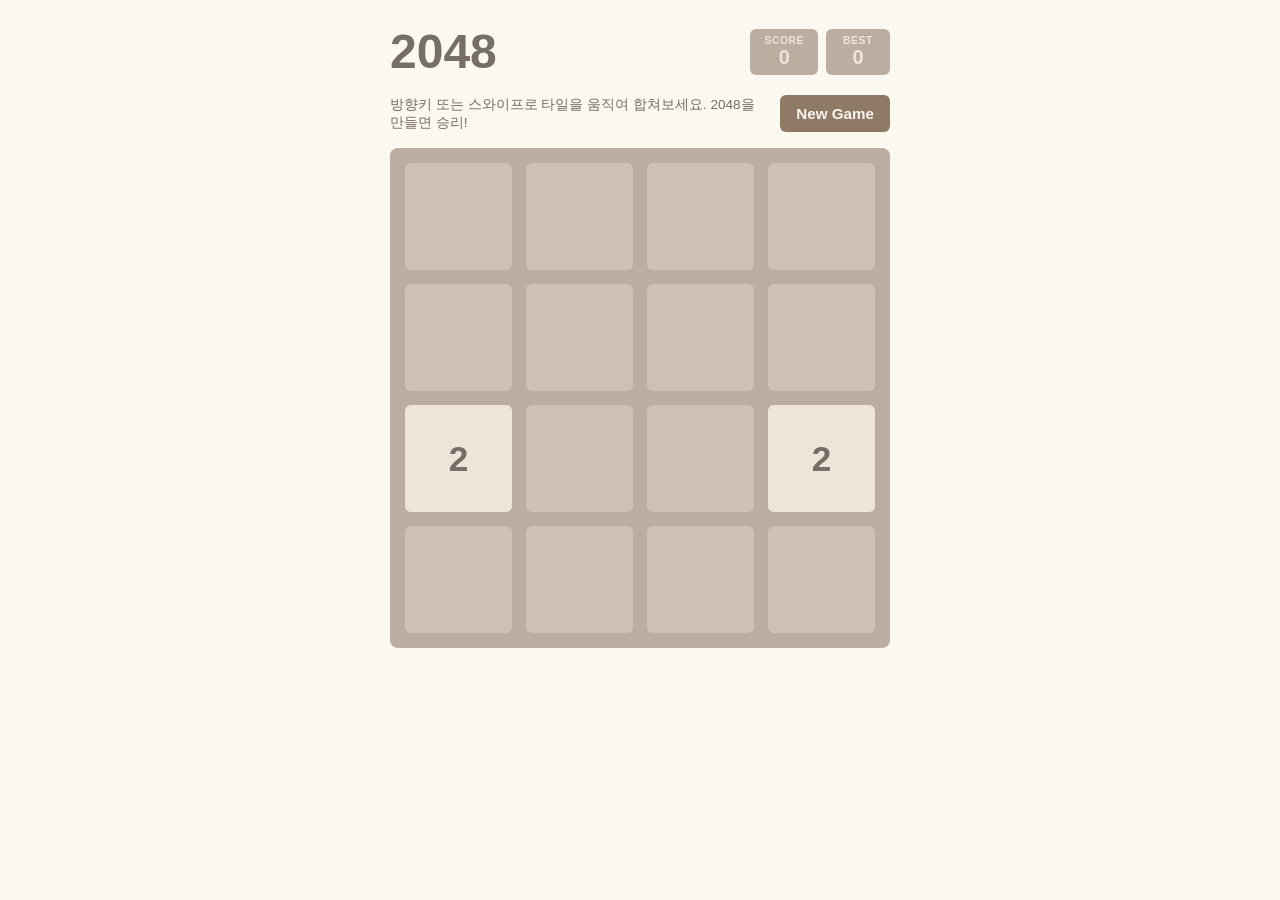
<file: apps/2048/index.html>
<!DOCTYPE html>
<html lang="ko">
<head>
<meta charset="UTF-8">
<meta name="viewport" content="width=device-width, initial-scale=1">
<title>2048</title>
<link rel="stylesheet" href="style.css">
</head>
<body>
<div class="game-container">
  <header class="header">
    <h1 class="title">2048</h1>
    <div class="scores">
      <div class="score-box">
        <span class="score-label">SCORE</span>
        <span class="score-value" id="score">0</span>
      </div>
      <div class="score-box">
        <span class="score-label">BEST</span>
        <span class="score-value" id="best">0</span>
      </div>
    </div>
  </header>

  <div class="controls">
    <p class="instructions">방향키 또는 스와이프로 타일을 움직여 합쳐보세요. 2048을 만들면 승리!</p>
    <button id="restart-btn" class="btn">New Game</button>
  </div>

  <div class="board-wrapper">
    <div class="board" id="board">
      <div class="grid-cells" id="grid-cells"></div>
      <div class="tile-layer" id="tile-layer"></div>

      <div class="overlay" id="overlay" hidden>
        <p class="overlay-message" id="overlay-message"></p>
        <div class="overlay-buttons">
          <button id="overlay-continue-btn" class="btn" hidden>계속하기</button>
          <button id="overlay-restart-btn" class="btn">Restart</button>
        </div>
      </div>
    </div>
  </div>
</div>

<script src="game.js"></script>
</body>
</html>
</file>
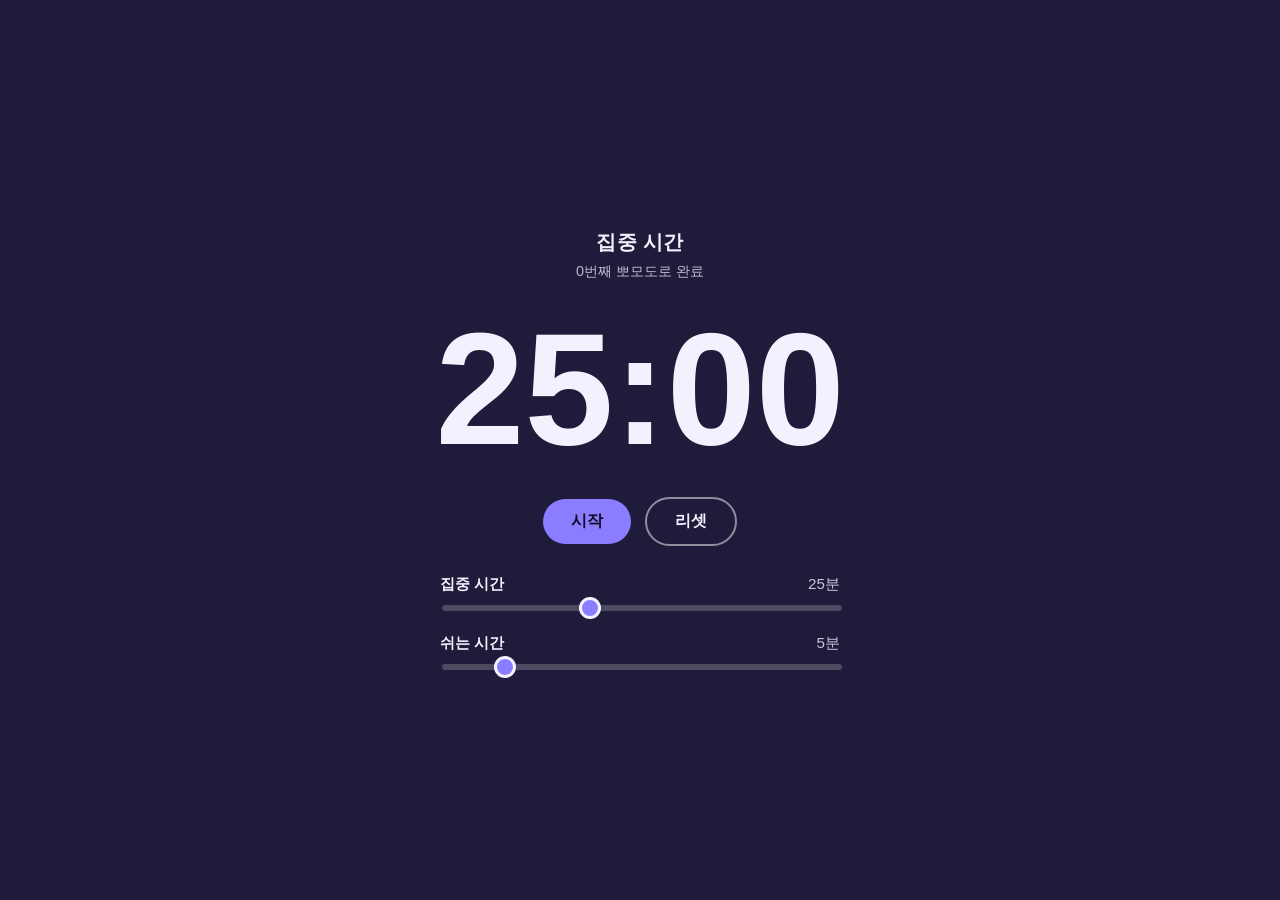
<file: apps/pomodoro/index.html>
<!DOCTYPE html>
<html lang="ko">
<head>
<meta charset="UTF-8">
<meta name="viewport" content="width=device-width, initial-scale=1">
<title>뽀모도로 타이머</title>
<link rel="stylesheet" href="style.css">
</head>
<body class="mode-work">
<div class="app-container">
  <header class="header">
    <p class="session-label" id="session-label">집중 시간</p>
    <p class="session-count" id="session-count">0번째 뽀모도로 완료</p>
  </header>

  <div class="timer-display">
    <span id="time-display">25:00</span>
  </div>

  <div class="controls">
    <button id="toggle-btn" class="btn btn-primary">시작</button>
    <button id="reset-btn" class="btn btn-secondary">리셋</button>
  </div>

  <div class="sliders">
    <div class="slider-group">
      <div class="slider-label-row">
        <label for="work-slider">집중 시간</label>
        <span id="work-value">25분</span>
      </div>
      <input type="range" id="work-slider" min="5" max="60" step="1" value="25">
    </div>

    <div class="slider-group">
      <div class="slider-label-row">
        <label for="break-slider">쉬는 시간</label>
        <span id="break-value">5분</span>
      </div>
      <input type="range" id="break-slider" min="1" max="30" step="1" value="5">
    </div>
  </div>
</div>

<script src="timer.js"></script>
</body>
</html>
</file>
<file: apps/2048/style.css>
:root {
  --board-bg: #bbada0;
  --cell-bg: rgba(238, 228, 218, 0.35);
  --page-bg: #faf8ef;
  --text-dark: #776e65;
  --gap: 3%;
}

* {
  box-sizing: border-box;
}

html, body {
  margin: 0;
  padding: 0;
  overflow-x: hidden;
}

body {
  background: var(--page-bg);
  color: var(--text-dark);
  font-family: "Segoe UI", "Helvetica Neue", Arial, sans-serif;
  display: flex;
  justify-content: center;
  padding: 24px 12px 48px;
}

.game-container {
  width: min(90vw, 90vh, 500px);
  display: flex;
  flex-direction: column;
  gap: 16px;
}

.header {
  display: flex;
  flex-wrap: wrap;
  justify-content: space-between;
  align-items: center;
  gap: 8px;
}

.title {
  margin: 0;
  font-size: min(12vw, 3rem);
  font-weight: 700;
  color: var(--text-dark);
}

.scores {
  display: flex;
  gap: 8px;
}

.score-box {
  background: var(--board-bg);
  color: #eee4da;
  border-radius: 6px;
  padding: 6px 14px;
  min-width: 64px;
  display: flex;
  flex-direction: column;
  align-items: center;
  justify-content: center;
}

.score-label {
  font-size: 0.65rem;
  font-weight: 700;
  letter-spacing: 0.05em;
}

.score-value {
  font-size: 1.25rem;
  font-weight: 700;
}

.controls {
  display: flex;
  flex-wrap: wrap;
  justify-content: space-between;
  align-items: center;
  gap: 10px;
}

.instructions {
  margin: 0;
  font-size: 0.85rem;
  color: var(--text-dark);
  flex: 1 1 200px;
}

.btn {
  background: #8f7a66;
  color: #f9f6f2;
  border: none;
  border-radius: 6px;
  padding: 10px 16px;
  font-size: 0.95rem;
  font-weight: 700;
  cursor: pointer;
  white-space: nowrap;
}

.btn:hover {
  background: #9c8a76;
}

.board-wrapper {
  width: 100%;
}

.board {
  position: relative;
  width: 100%;
  aspect-ratio: 1 / 1;
  background: var(--board-bg);
  border-radius: 8px;
  padding: var(--gap);
  touch-action: none;
}

.grid-cells {
  position: absolute;
  inset: var(--gap);
  display: grid;
  grid-template-columns: repeat(4, 1fr);
  grid-template-rows: repeat(4, 1fr);
  gap: var(--gap);
}

.grid-cell {
  background: var(--cell-bg);
  border-radius: 6px;
}

.tile-layer {
  position: absolute;
  inset: var(--gap);
  display: grid;
  grid-template-columns: repeat(4, 1fr);
  grid-template-rows: repeat(4, 1fr);
  gap: var(--gap);
}

.tile {
  position: absolute;
  display: flex;
  align-items: center;
  justify-content: center;
  border-radius: 6px;
  font-weight: 700;
  font-size: min(8vw, 2.2rem);
  background: #eee4da;
  color: var(--text-dark);
  transition: top 0.12s ease-in-out, left 0.12s ease-in-out;
  animation: tile-appear 0.15s ease-in-out;
}

.tile-merged {
  animation: tile-pop 0.15s ease-in-out;
}

@keyframes tile-appear {
  from { transform: scale(0); }
  to { transform: scale(1); }
}

@keyframes tile-pop {
  0% { transform: scale(1); }
  50% { transform: scale(1.15); }
  100% { transform: scale(1); }
}

.tile-2 { background: #eee4da; color: var(--text-dark); }
.tile-4 { background: #ede0c8; color: var(--text-dark); }
.tile-8 { background: #f2b179; color: #f9f6f2; }
.tile-16 { background: #f59563; color: #f9f6f2; }
.tile-32 { background: #f67c5f; color: #f9f6f2; }
.tile-64 { background: #f65e3b; color: #f9f6f2; }
.tile-128 { background: #edcf72; color: #f9f6f2; font-size: min(7vw, 1.9rem); }
.tile-256 { background: #edcc61; color: #f9f6f2; font-size: min(7vw, 1.9rem); }
.tile-512 { background: #edc850; color: #f9f6f2; font-size: min(7vw, 1.9rem); }
.tile-1024 { background: #edc53f; color: #f9f6f2; font-size: min(6vw, 1.6rem); }
.tile-2048 { background: #edc22e; color: #f9f6f2; font-size: min(6vw, 1.6rem); }
.tile-super { background: #3c3a32; color: #f9f6f2; font-size: min(5.5vw, 1.4rem); }

.overlay[hidden] {
  display: none;
}

.overlay {
  position: absolute;
  inset: 0;
  background: rgba(238, 228, 218, 0.73);
  border-radius: 8px;
  display: flex;
  flex-direction: column;
  align-items: center;
  justify-content: center;
  gap: 16px;
  text-align: center;
}

.overlay-message {
  margin: 0;
  font-size: min(8vw, 2.4rem);
  font-weight: 700;
  color: var(--text-dark);
}

.overlay-buttons {
  display: flex;
  gap: 10px;
}
</file>
<file: apps/pomodoro/style.css>
:root {
  --work-bg: #1f1b3a;
  --work-text: #f4f1ff;
  --work-accent: #8b7dff;
  --break-bg: #113b34;
  --break-text: #f0fff9;
  --break-accent: #4fd8b0;
  --btn-secondary-border: rgba(255, 255, 255, 0.5);
}

* {
  box-sizing: border-box;
}

html, body {
  margin: 0;
  padding: 0;
  overflow-x: hidden;
}

body {
  min-height: 100vh;
  font-family: "Segoe UI", "Helvetica Neue", Arial, sans-serif;
  display: flex;
  align-items: center;
  justify-content: center;
  padding: 24px 12px;
  transition: background-color 0.6s ease, color 0.6s ease;
}

body.mode-work {
  background-color: var(--work-bg);
  color: var(--work-text);
}

body.mode-break {
  background-color: var(--break-bg);
  color: var(--break-text);
}

.app-container {
  width: 100%;
  max-width: 480px;
  display: flex;
  flex-direction: column;
  align-items: center;
  gap: 28px;
  text-align: center;
}

.header {
  display: flex;
  flex-direction: column;
  gap: 6px;
}

.session-label {
  margin: 0;
  font-size: 1.25rem;
  font-weight: 700;
  letter-spacing: 0.02em;
}

.session-count {
  margin: 0;
  font-size: 0.9rem;
  opacity: 0.75;
}

.timer-display {
  font-variant-numeric: tabular-nums;
  font-size: clamp(4rem, 20vw, 10rem);
  font-weight: 700;
  line-height: 1;
}

.controls {
  display: flex;
  flex-wrap: wrap;
  align-items: center;
  justify-content: center;
  gap: 14px;
}

.btn {
  min-height: 44px;
  padding: 12px 28px;
  border-radius: 999px;
  font-size: 1rem;
  font-weight: 700;
  cursor: pointer;
  border: none;
}

.btn-primary {
  background: var(--work-accent);
  color: #100c24;
}

body.mode-break .btn-primary {
  background: var(--break-accent);
  color: #052620;
}

.btn-primary:hover {
  filter: brightness(1.1);
}

.btn-secondary {
  background: transparent;
  color: inherit;
  border: 2px solid var(--btn-secondary-border);
}

.btn-secondary:hover {
  background: rgba(255, 255, 255, 0.08);
}

.sliders {
  width: 90%;
  max-width: 400px;
  display: flex;
  flex-direction: column;
  gap: 20px;
}

.slider-group {
  display: flex;
  flex-direction: column;
  gap: 8px;
  text-align: left;
}

.slider-label-row {
  display: flex;
  justify-content: space-between;
  align-items: baseline;
  font-size: 0.95rem;
}

.slider-label-row label {
  font-weight: 700;
}

.slider-label-row span {
  opacity: 0.8;
}

input[type="range"] {
  -webkit-appearance: none;
  appearance: none;
  width: 100%;
  height: 6px;
  border-radius: 999px;
  background: rgba(255, 255, 255, 0.2);
  outline: none;
}

input[type="range"]::-webkit-slider-thumb {
  -webkit-appearance: none;
  appearance: none;
  width: 22px;
  height: 22px;
  border-radius: 50%;
  background: var(--work-accent);
  border: 3px solid rgba(255, 255, 255, 0.9);
  cursor: pointer;
}

body.mode-break input[type="range"]::-webkit-slider-thumb {
  background: var(--break-accent);
}

input[type="range"]::-moz-range-thumb {
  width: 22px;
  height: 22px;
  border-radius: 50%;
  background: var(--work-accent);
  border: 3px solid rgba(255, 255, 255, 0.9);
  cursor: pointer;
}

body.mode-break input[type="range"]::-moz-range-thumb {
  background: var(--break-accent);
}

@media (max-width: 360px) {
  .btn {
    padding: 10px 20px;
  }
}
</file>
